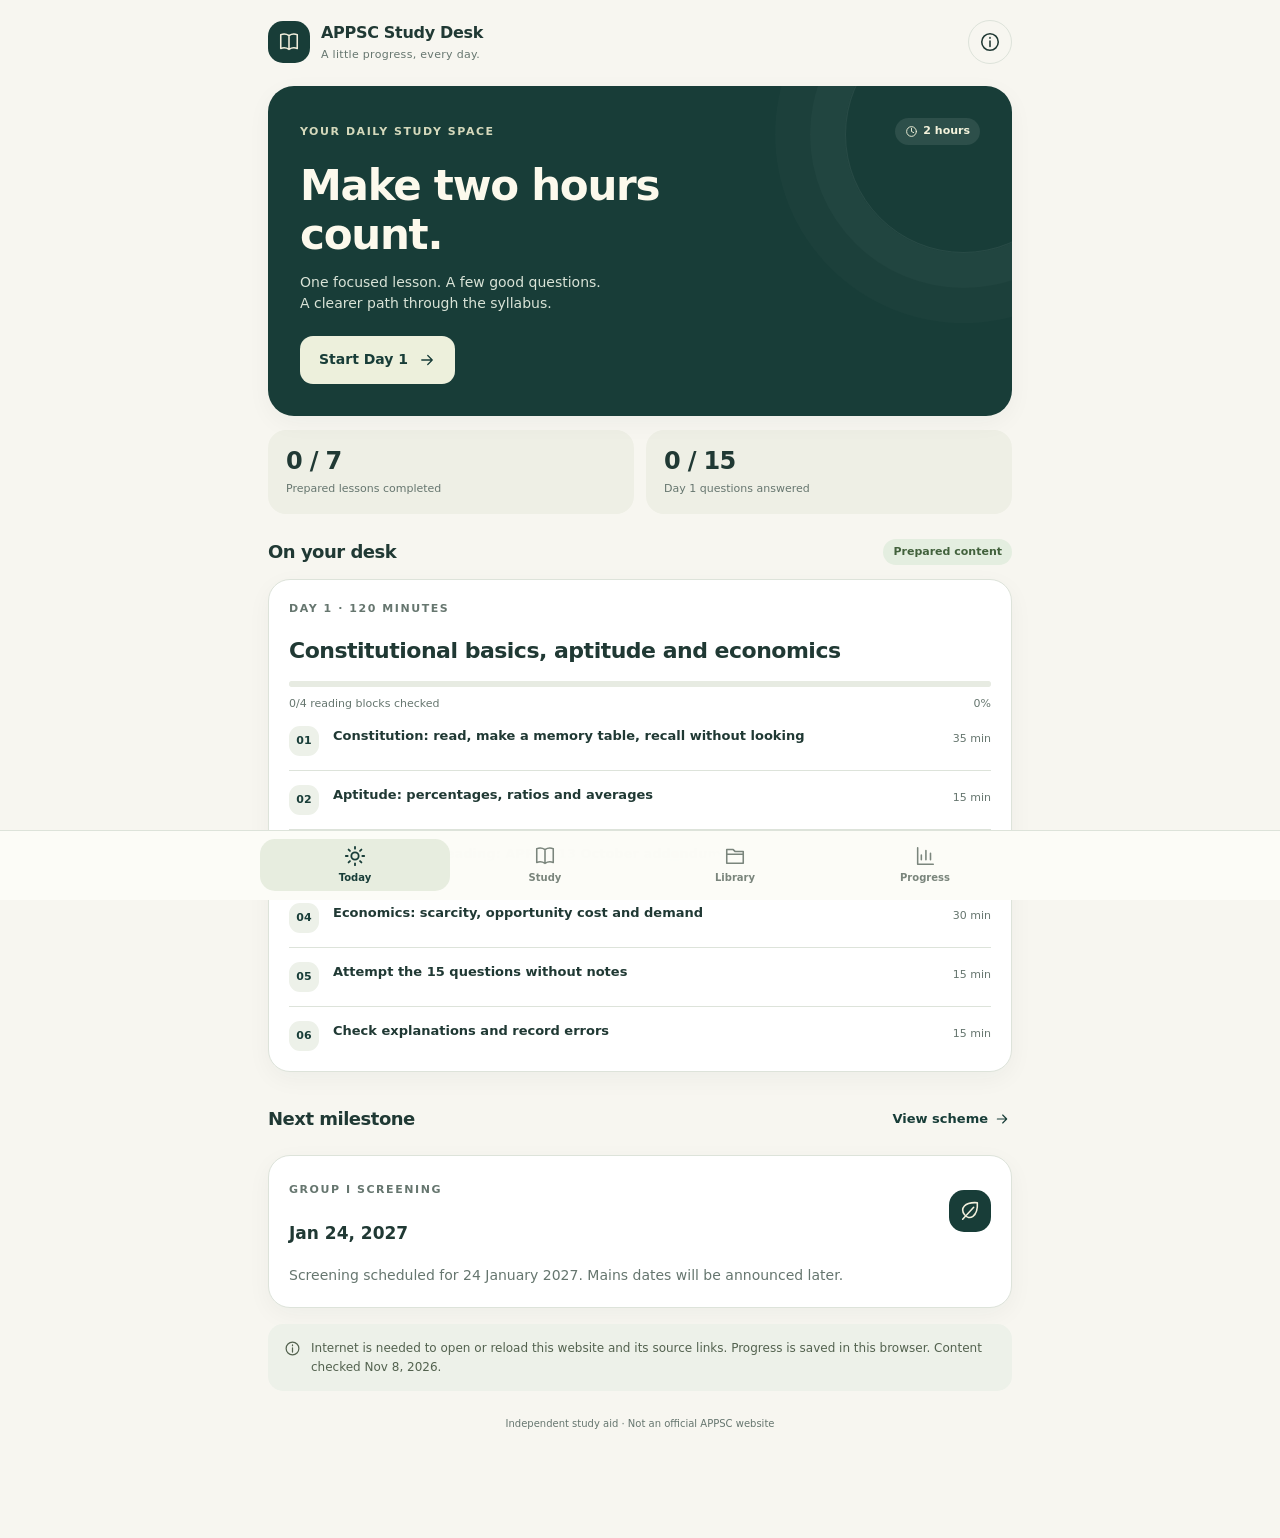
<file: index.html>
<!doctype html>
<html lang="en">
<head>
  <meta charset="utf-8">
  <meta name="viewport" content="width=device-width,initial-scale=1,viewport-fit=cover">
  <meta name="theme-color" content="#183d38">
  <meta name="color-scheme" content="light">
  <meta http-equiv="Content-Security-Policy" content="default-src 'self'; script-src 'self'; style-src 'self'; img-src 'self' data:; connect-src 'self'; object-src 'none'; base-uri 'self'">
  <meta name="description" content="Free APPSC preparation: two-hour study sessions, notes, practice questions, explanations and resources by day, subject and post.">
  <title>APPSC Study Desk — EkalavyaLearn</title>
  <link rel="stylesheet" href="styles.css">
  <script src="app.js" defer></script>
</head>
<body>
  <svg class="icon-defs" aria-hidden="true"><defs>
    <symbol id="i-book" viewBox="0 0 24 24"><path d="M12 5c-3-2-6-2-9-1v15c3-1 6-1 9 1 3-2 6-2 9-1V4c-3-1-6-1-9 1Zm0 0v15"/></symbol>
    <symbol id="i-sun" viewBox="0 0 24 24"><circle cx="12" cy="12" r="4"/><path d="M12 2v2m0 16v2M2 12h2m16 0h2M5 5l1.5 1.5m11 11L19 19M5 19l1.5-1.5m11-11L19 5"/></symbol>
    <symbol id="i-folder" viewBox="0 0 24 24"><path d="M3 7V5h7l2 2h9v13H3V7Zm0 3h18"/></symbol>
    <symbol id="i-chart" viewBox="0 0 24 24"><path d="M4 3v18h17M8 16v-5m5 5V6m5 10V9"/></symbol>
    <symbol id="i-arrow" viewBox="0 0 24 24"><path d="M5 12h14m-6-6 6 6-6 6"/></symbol>
    <symbol id="i-back" viewBox="0 0 24 24"><path d="M19 12H5m6 6-6-6 6-6"/></symbol>
    <symbol id="i-check" viewBox="0 0 24 24"><path d="m5 12 4 4L19 6"/></symbol>
    <symbol id="i-clock" viewBox="0 0 24 24"><circle cx="12" cy="12" r="9"/><path d="M12 6v6l4 2"/></symbol>
    <symbol id="i-info" viewBox="0 0 24 24"><circle cx="12" cy="12" r="9"/><path d="M12 11v6m0-10v1"/></symbol>
    <symbol id="i-close" viewBox="0 0 24 24"><path d="m6 6 12 12M6 18 18 6"/></symbol>
    <symbol id="i-search" viewBox="0 0 24 24"><circle cx="10" cy="10" r="6"/><path d="m15 15 6 6"/></symbol>
    <symbol id="i-star" viewBox="0 0 24 24"><path d="m12 3 2.8 5.7 6.2.9-4.5 4.4 1 6.2L12 17.3l-5.5 2.9 1-6.2L3 9.6l6.2-.9L12 3Z"/></symbol>
    <symbol id="i-external" viewBox="0 0 24 24"><path d="M14 3h7v7m-10 3L21 3M10 5H3v16h16v-7"/></symbol>
    <symbol id="i-refresh" viewBox="0 0 24 24"><path d="M20 7a9 9 0 1 0 1 8M20 2v6h-6"/></symbol>
    <symbol id="i-download" viewBox="0 0 24 24"><path d="M12 3v12m-5-5 5 5 5-5M4 16v5h16v-5"/></symbol>
    <symbol id="i-file" viewBox="0 0 24 24"><path d="M14 2H5v20h14V7l-5-5Zm0 0v6h5M8 12h8m-8 4h8"/></symbol>
    <symbol id="i-leaf" viewBox="0 0 24 24"><path d="M20 3C6 2 1 9 6 16s15 2 14-13ZM4 21 16 8"/></symbol>
  </defs></svg>
  <div id="app"><div class="boot"><div class="brand-mark"><svg class="icon"><use href="#i-book"/></svg></div><h1>APPSC Study Desk</h1><p>Opening your study space…</p></div></div>
  <div id="modal-root"></div>
  <div id="toast" class="toast" role="status" aria-live="polite"></div>
  <input type="file" id="import-file" accept="application/json,.json" hidden>
  <noscript>Enable JavaScript to read lessons, answer practice questions and save progress in this browser.</noscript>
</body>
</html>
</file>
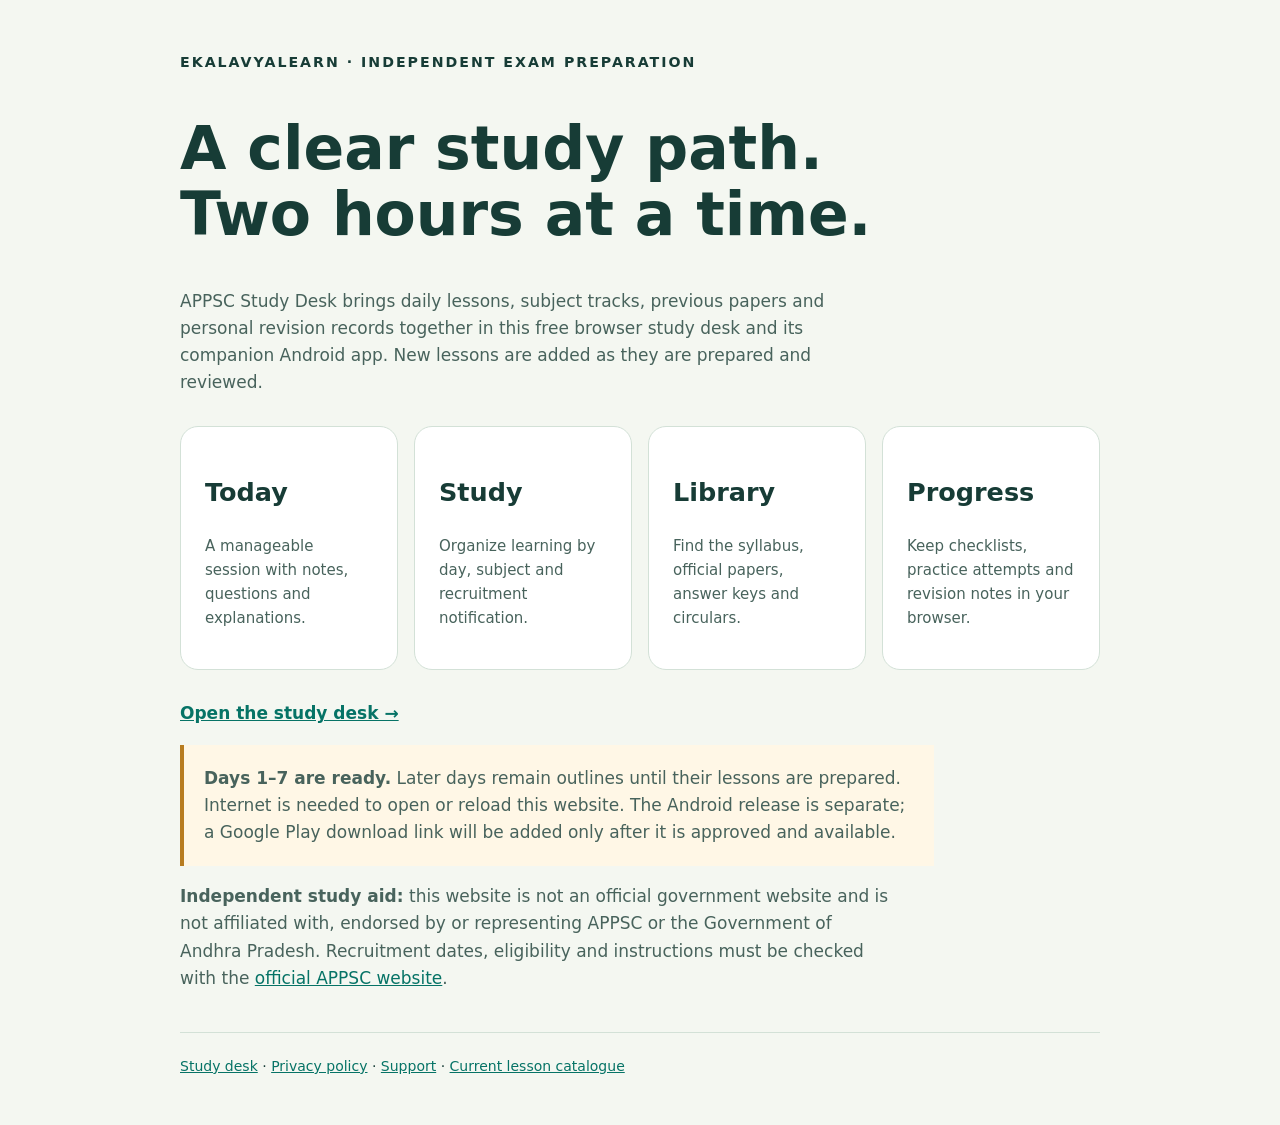
<file: about.html>
<!doctype html><html lang="en"><head><meta charset="utf-8"><meta name="viewport" content="width=device-width,initial-scale=1"><title>About — APPSC Study Desk</title><style>body{margin:0;background:#f4f7f1;color:#173c36;font:17px/1.6 system-ui,sans-serif}main{max-width:920px;margin:auto;padding:48px 24px}small{letter-spacing:2px;font-weight:700}h1{font-size:clamp(36px,6vw,60px);line-height:1.1;max-width:700px}p{max-width:710px;color:#48635c}a{color:#067366}.cards{display:grid;grid-template-columns:repeat(auto-fit,minmax(210px,1fr));gap:16px;margin:30px 0}.card{padding:24px;background:white;border:1px solid #d3e1d7;border-radius:18px}.card p{font-size:15px}.notice{padding:20px;border-left:4px solid #b77c20;background:#fff7e6}footer{border-top:1px solid #d3e1d7;margin-top:40px;padding-top:22px;font-size:14px}</style></head><body><main><small>EKALAVYALEARN · INDEPENDENT EXAM PREPARATION</small><h1>A clear study path.<br>Two hours at a time.</h1><p>APPSC Study Desk brings daily lessons, subject tracks, previous papers and personal revision records together in this free browser study desk and its companion Android app. New lessons are added as they are prepared and reviewed.</p><div class="cards"><section class="card"><h2>Today</h2><p>A manageable session with notes, questions and explanations.</p></section><section class="card"><h2>Study</h2><p>Organize learning by day, subject and recruitment notification.</p></section><section class="card"><h2>Library</h2><p>Find the syllabus, official papers, answer keys and circulars.</p></section><section class="card"><h2>Progress</h2><p>Keep checklists, practice attempts and revision notes in your browser.</p></section></div><p><a href="index.html"><strong>Open the study desk →</strong></a></p><p class="notice"><strong>Days 1–7 are ready.</strong> Later days remain outlines until their lessons are prepared. Internet is needed to open or reload this website. The Android release is separate; a Google Play download link will be added only after it is approved and available.</p><p><strong>Independent study aid:</strong> this website is not an official government website and is not affiliated with, endorsed by or representing APPSC or the Government of Andhra Pradesh. Recruitment dates, eligibility and instructions must be checked with the <a href="https://psc.ap.gov.in/">official APPSC website</a>.</p><footer><a href="index.html">Study desk</a> · <a href="privacy.html">Privacy policy</a> · <a href="mailto:nalamalan@gmail.com">Support</a> · <a href="content.json">Current lesson catalogue</a></footer></main></body></html>
</file>
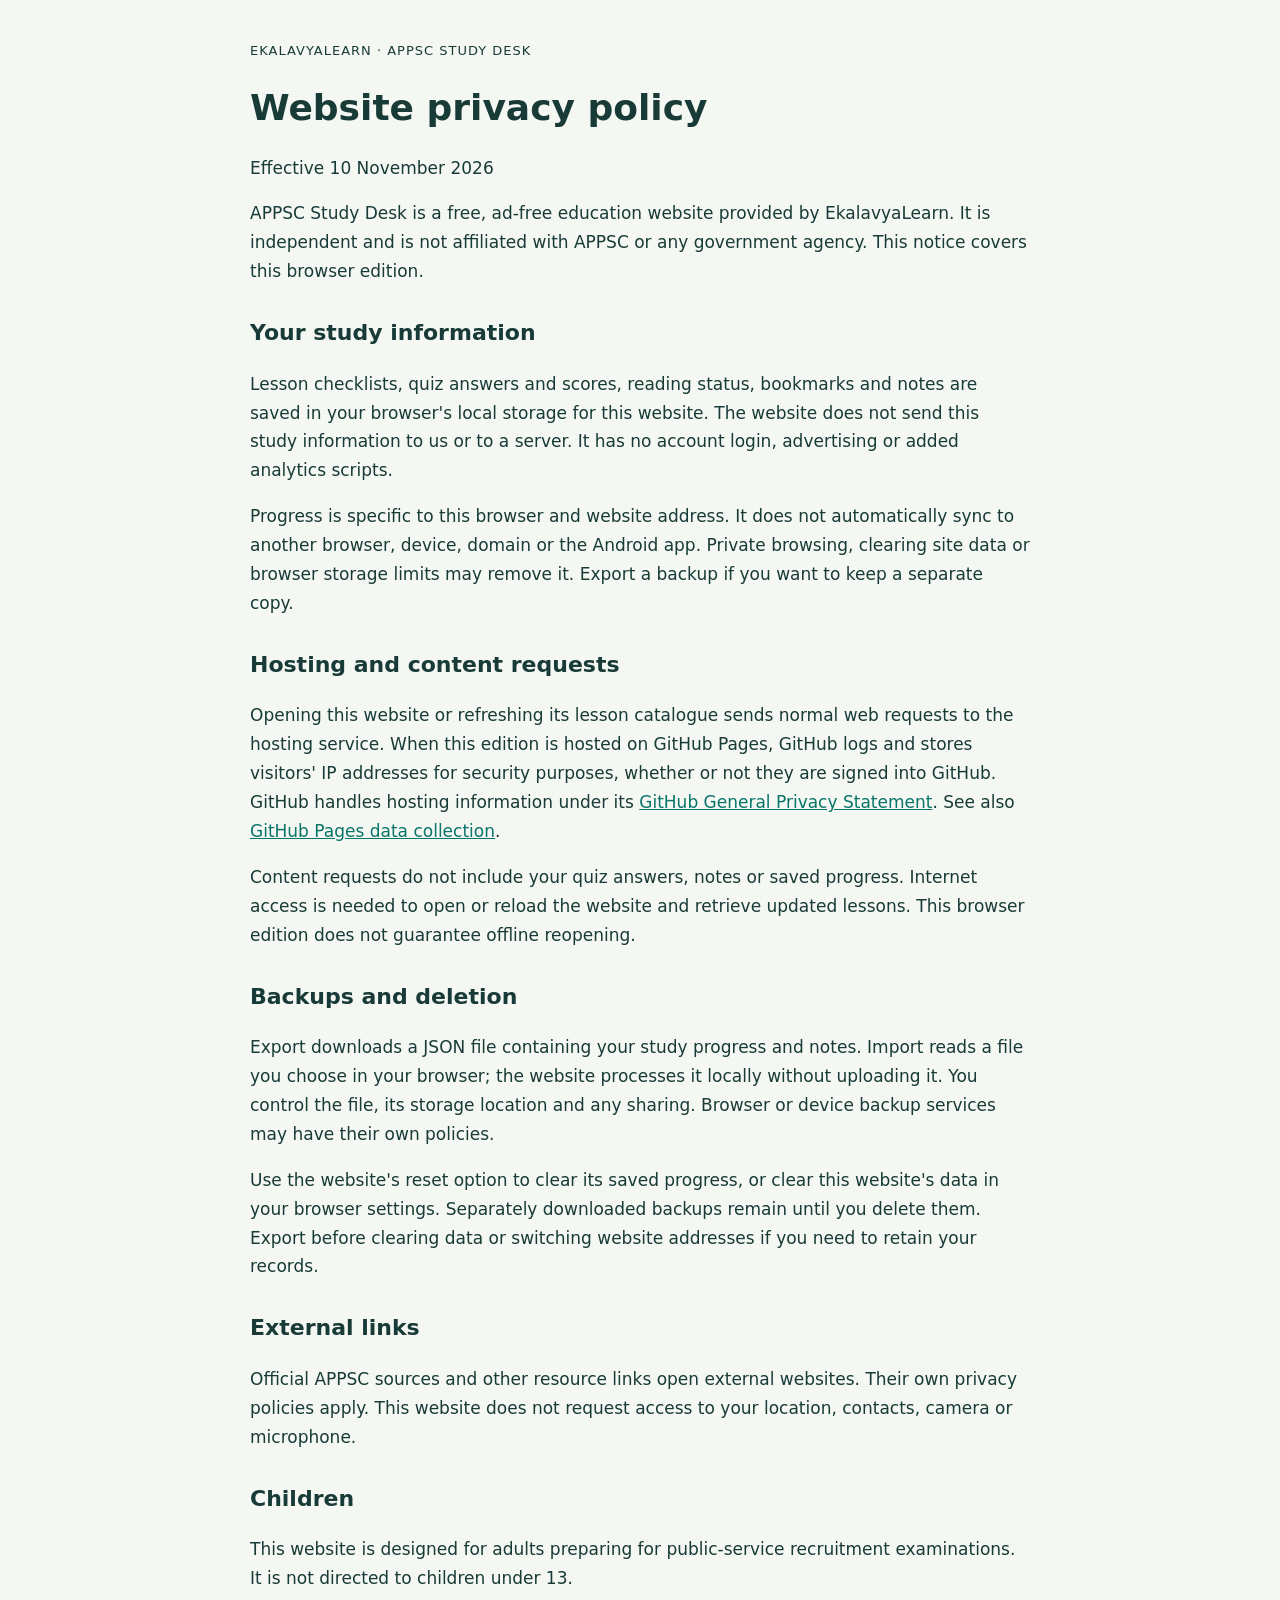
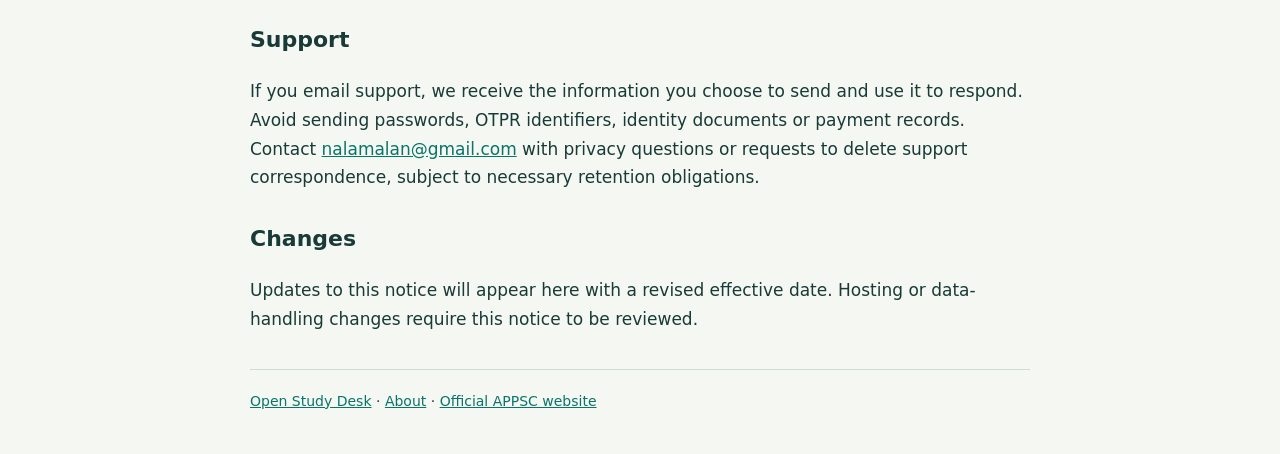
<file: privacy.html>
<!doctype html>
<html lang="en"><head><meta charset="utf-8"><meta name="viewport" content="width=device-width,initial-scale=1"><title>Website privacy — APPSC Study Desk</title><style>body{margin:0;background:#f5f7f3;color:#183b37;font:17px/1.7 system-ui,sans-serif}main{max-width:780px;margin:auto;padding:40px 24px}h1{font-size:36px;line-height:1.2}h2{margin-top:28px;font-size:22px}a{color:#087568}header{font-size:13px;letter-spacing:1px}footer{border-top:1px solid #cfddd7;margin-top:35px;padding-top:20px;font-size:14px}</style></head>
<body><main><header>EKALAVYALEARN · APPSC STUDY DESK</header><h1>Website privacy policy</h1><p>Effective 10 November 2026</p>
<p>APPSC Study Desk is a free, ad-free education website provided by EkalavyaLearn. It is independent and is not affiliated with APPSC or any government agency. This notice covers this browser edition.</p>
<h2>Your study information</h2><p>Lesson checklists, quiz answers and scores, reading status, bookmarks and notes are saved in your browser's local storage for this website. The website does not send this study information to us or to a server. It has no account login, advertising or added analytics scripts.</p>
<p>Progress is specific to this browser and website address. It does not automatically sync to another browser, device, domain or the Android app. Private browsing, clearing site data or browser storage limits may remove it. Export a backup if you want to keep a separate copy.</p>
<h2>Hosting and content requests</h2><p>Opening this website or refreshing its lesson catalogue sends normal web requests to the hosting service. When this edition is hosted on GitHub Pages, GitHub logs and stores visitors' IP addresses for security purposes, whether or not they are signed into GitHub. GitHub handles hosting information under its <a href="https://docs.github.com/en/site-policy/privacy-policies/github-general-privacy-statement">GitHub General Privacy Statement</a>. See also <a href="https://docs.github.com/en/pages/getting-started-with-github-pages/what-is-github-pages#data-collection">GitHub Pages data collection</a>.</p>
<p>Content requests do not include your quiz answers, notes or saved progress. Internet access is needed to open or reload the website and retrieve updated lessons. This browser edition does not guarantee offline reopening.</p>
<h2>Backups and deletion</h2><p>Export downloads a JSON file containing your study progress and notes. Import reads a file you choose in your browser; the website processes it locally without uploading it. You control the file, its storage location and any sharing. Browser or device backup services may have their own policies.</p><p>Use the website's reset option to clear its saved progress, or clear this website's data in your browser settings. Separately downloaded backups remain until you delete them. Export before clearing data or switching website addresses if you need to retain your records.</p>
<h2>External links</h2><p>Official APPSC sources and other resource links open external websites. Their own privacy policies apply. This website does not request access to your location, contacts, camera or microphone.</p>
<h2>Children</h2><p>This website is designed for adults preparing for public-service recruitment examinations. It is not directed to children under 13.</p>
<h2>Support</h2><p>If you email support, we receive the information you choose to send and use it to respond. Avoid sending passwords, OTPR identifiers, identity documents or payment records. Contact <a href="mailto:nalamalan@gmail.com">nalamalan@gmail.com</a> with privacy questions or requests to delete support correspondence, subject to necessary retention obligations.</p>
<h2>Changes</h2><p>Updates to this notice will appear here with a revised effective date. Hosting or data-handling changes require this notice to be reviewed.</p>
<footer><a href="index.html">Open Study Desk</a> · <a href="about.html">About</a> · <a href="https://psc.ap.gov.in/">Official APPSC website</a></footer></main></body></html>
</file>
<file: styles.css>
:root{--paper:#f7f6f0;--card:#fff;--ink:#203934;--muted:#66766f;--green:#183d38;--mint:#dbe9d9;--line:#dde3da;--accent:#e3aa72;--soft:#edf1e9;--red:#9b4235;--redbg:#faece6;--radius:22px;--shadow:0 7px 25px rgba(29,54,42,.045)}
*{box-sizing:border-box}body{margin:0;background:var(--paper);color:var(--ink);font:16px/1.55 system-ui,-apple-system,BlinkMacSystemFont,"Segoe UI",sans-serif;-webkit-font-smoothing:antialiased}button,input,select,textarea{font:inherit}button,a,input,select,textarea{-webkit-tap-highlight-color:transparent}button,a{touch-action:manipulation}button{cursor:pointer}button:disabled{cursor:default;opacity:.45}a{color:var(--green)}button:focus-visible,a:focus-visible,input:focus-visible,select:focus-visible,textarea:focus-visible,summary:focus-visible{outline:3px solid #b47d47;outline-offset:3px}button{color:inherit}h1,h2,h3,p{margin:0}h1{font-size:29px;line-height:1.18;letter-spacing:-1px}h2{font-size:22px;line-height:1.3;letter-spacing:-.5px}h3{font-size:17px;line-height:1.45}p+p{margin-top:14px}.muted{color:var(--muted)}.small{font-size:13px}.eyebrow{font-size:11px;letter-spacing:1.55px;text-transform:uppercase;font-weight:750}.icon{width:22px;height:22px;fill:none;stroke:currentColor;stroke-width:1.7;stroke-linecap:round;stroke-linejoin:round;flex-shrink:0}.icon-defs{position:absolute;width:0;height:0;overflow:hidden}.brand-mark{width:42px;height:42px;border-radius:15px;background:var(--green);color:#f1efdc;display:grid;place-items:center}.app-header{max-width:800px;margin:auto;display:flex;align-items:center;justify-content:space-between;padding:calc(20px + env(safe-area-inset-top)) 22px 18px}.brand{display:flex;gap:11px;align-items:center}.brand-name{font-size:16px;font-weight:750;letter-spacing:-.3px}.brand-note{color:var(--muted);font-size:11px;letter-spacing:.3px}.icon-btn{border:1px solid var(--line);background:transparent;border-radius:50%;width:44px;height:44px;display:inline-grid;place-items:center;flex-shrink:0}.main{max-width:800px;margin:0 auto;padding:4px 22px calc(106px + env(safe-area-inset-bottom));min-height:70vh}.page-intro{margin:7px 0 23px}.page-intro p{margin-top:9px;color:var(--muted);font-size:14px}.heading-row{display:flex;justify-content:space-between;align-items:center;gap:12px;margin:25px 0 14px}.heading-row h2{font-size:18px}.text-btn{background:none;border:0;padding:9px 2px;color:var(--green);font-size:13px;font-weight:700;display:inline-flex;align-items:center;gap:6px;min-height:44px}.text-btn .icon{width:16px;height:16px}.hero{position:relative;overflow:hidden;background:var(--green);border-radius:26px;padding:26px;color:#fcf9ec;box-shadow:var(--shadow)}.hero:after{content:"";position:absolute;right:-70px;top:-70px;width:235px;height:235px;border:1px solid #ffffff12;border-radius:50%;box-shadow:0 0 0 35px #ffffff06,0 0 0 70px #ffffff04;pointer-events:none}.hero>*{position:relative;z-index:1}.hero .eyebrow{color:#d5d9bc}.hero h1{margin-top:16px;max-width:310px;font-size:34px;letter-spacing:-1.25px}.hero .hero-text{margin:12px 0 21px;max-width:350px;font-size:14px;color:#d9e3d7}.hero-top{display:flex;justify-content:space-between;align-items:center;gap:10px}.pill{display:inline-flex;align-items:center;gap:5px;padding:5px 10px;border-radius:50px;background:var(--soft);color:var(--green);font-size:11px;font-weight:700;line-height:1.5}.pill.dark{background:#ffffff17;color:#f4f3dc}.pill.warm{background:#f5e5d0;color:#79502c}.pill.ready{background:#e4eee0;color:#42613c}.pill.warn{background:var(--redbg);color:var(--red)}.pill .icon{width:13px;height:13px}.btn{min-height:48px;padding:12px 18px;border-radius:13px;border:1px solid transparent;background:var(--green);color:white;font-size:14px;font-weight:700;display:inline-flex;align-items:center;justify-content:center;gap:10px;text-decoration:none}.btn.cream{background:#edf0dc;color:var(--green)}.btn.secondary{border-color:var(--line);color:var(--green);background:transparent}.btn.danger{background:var(--red)}.btn.full{width:100%}.btn .icon{width:18px;height:18px}.btn-row{display:flex;gap:10px;flex-wrap:wrap;margin-top:18px}.btn-row>.btn{flex:1}.card{background:var(--card);border:1px solid var(--line);border-radius:var(--radius);padding:20px;box-shadow:var(--shadow)}.card+.card{margin-top:12px}.card p{font-size:14px}.mini-stats{display:grid;grid-template-columns:1fr 1fr;gap:12px;margin:14px 0}.mini-stat{padding:17px 18px;background:#eeefe5;border-radius:18px}.mini-stat strong{font-size:24px;line-height:1.2;letter-spacing:-.7px;display:block}.mini-stat span{font-size:11px;color:var(--muted);display:block;margin-top:4px}.timeline{display:grid;gap:0}.timeline-item{display:grid;grid-template-columns:34px 1fr auto;align-items:start;gap:10px;padding:14px 0;border-bottom:1px solid var(--line)}.timeline-item:last-child{border:0;padding-bottom:0}.step-number{font-size:11px;font-weight:700;display:grid;place-items:center;background:var(--soft);border-radius:11px;width:30px;height:30px;color:var(--green)}.step-number.done{background:var(--green);color:white}.step-number .icon{width:16px;height:16px}.timeline-title{font-size:13px;font-weight:600}.time-label{font-size:11px;white-space:nowrap;color:var(--muted);padding-top:4px}.notice{display:flex;align-items:flex-start;gap:10px;background:var(--soft);padding:15px 16px;border-radius:15px;font-size:12px;color:#53624f;margin-top:16px}.notice .icon{width:17px;height:17px;margin-top:1px}.notice.warm{background:#f3eadb;color:#745b3f}.notice p{font-size:12px}.bottom-nav{position:fixed;bottom:0;left:0;right:0;background:#fcfcf7f5;backdrop-filter:blur(16px);border-top:1px solid var(--line);padding:8px 12px calc(9px + env(safe-area-inset-bottom));display:flex;justify-content:center;z-index:20}.nav-item{width:25%;max-width:190px;border:0;background:transparent;display:flex;flex-direction:column;align-items:center;gap:3px;padding:6px;color:#7a857c;font-size:10px;font-weight:650;border-radius:15px;min-height:52px}.nav-item.active{color:var(--green);background:#e7eddf}.nav-item.active .icon{stroke-width:2}.section-stack{display:grid;gap:12px}.chips{display:flex;gap:7px;overflow-x:auto;padding:3px 0 10px;scrollbar-width:none}.chips::-webkit-scrollbar{display:none}.chip{min-height:39px;flex-shrink:0;border-radius:50px;border:1px solid var(--line);background:transparent;padding:8px 15px;font-size:12px;font-weight:650}.chip.active{background:var(--green);border-color:var(--green);color:#fff}.lesson-card{width:100%;text-align:left;display:block;color:inherit}.lesson-card .eyebrow{color:var(--muted);margin:10px 0 8px}.lesson-card h3{font-size:20px;letter-spacing:-.4px;margin:4px 0 11px}.meta-line{display:flex;gap:10px;align-items:center;flex-wrap:wrap;font-size:11px;color:var(--muted)}.meta-line .icon{width:13px;height:13px}.progress-track{height:6px;background:#e7ebe2;border-radius:8px;overflow:hidden;margin:15px 0 8px}.progress-fill{height:100%;background:#6c9273;border-radius:inherit;transition:width .25s}.progress-caption{display:flex;justify-content:space-between;color:var(--muted);font-size:11px;gap:10px}.outline-row{border-top:1px solid var(--line);padding:15px 0}.outline-row summary{display:flex;align-items:center;gap:11px;cursor:pointer;list-style:none}.outline-row summary::-webkit-details-marker{display:none}.outline-row summary>div{flex:1}.outline-row h3{font-size:14px}.outline-row p{font-size:13px;color:var(--muted);padding-top:12px}.outline-row .week{width:27px;font-size:12px;font-weight:750}.outline-row .pill{font-size:9px}.subject-grid{display:grid;grid-template-columns:1fr 1fr;gap:12px}.subject-card{padding:16px;border:1px solid var(--line);background:white;border-radius:18px;text-align:left;min-height:140px;display:flex;flex-direction:column;justify-content:space-between}.subject-card .subject-icon{display:grid;place-items:center;width:34px;height:34px;border-radius:12px;background:var(--soft);margin-bottom:12px}.subject-card h3{font-size:13px}.subject-card p{font-size:10px;color:var(--muted);margin-top:8px}.post-head{display:flex;align-items:center;justify-content:space-between;gap:10px}.post-code{font-size:11px;color:var(--muted)}.back-row{margin:0 0 12px;display:flex;align-items:center;justify-content:space-between;gap:10px}.back-button{display:inline-flex;align-items:center;gap:8px;border:0;background:none;padding:10px 0;font-size:13px;color:var(--muted);min-height:44px}.lesson-heading h1{font-size:27px;margin:14px 0 12px}.lesson-heading>p{font-size:14px;color:var(--muted)}.lesson-tabs{margin-top:21px;position:sticky;top:0;background:var(--paper);padding-top:10px;z-index:5}.reading-card{padding:0;overflow:hidden}.reading-card summary{padding:19px;cursor:pointer;list-style:none;display:flex;align-items:center;gap:12px}.reading-card summary::-webkit-details-marker{display:none}.reading-card summary .reading-title{flex:1}.reading-card summary h3{font-size:16px}.reading-card summary .small{font-size:11px;color:var(--muted)}.reading-body{padding:0 20px 20px}.reading-body p{font-size:15px;line-height:1.75}.reading-body p:last-of-type{background:#f3f5ee;border-left:3px solid #b9c9a5;padding:13px 15px;border-radius:0 10px 10px 0;font-size:13px;margin-bottom:15px}.source-list{display:grid;gap:6px;margin:15px 0}.source-link{font-size:12px;display:flex;align-items:center;gap:8px;min-height:39px;overflow-wrap:anywhere}.source-link .icon{width:14px;height:14px}.done-btn{display:flex;align-items:center;justify-content:center;gap:8px;border:1px solid var(--line);background:#f6f7f1;border-radius:11px;min-height:46px;font-size:13px;font-weight:650;width:100%}.done-btn.checked{background:#e4edde;color:#3c603e;border-color:#ccd9c1}.done-btn .icon{width:18px;height:18px}.question-top{display:flex;align-items:center;justify-content:space-between;margin:7px 0 18px}.question-top strong{font-size:13px}.question-title{font-size:20px;font-weight:650;line-height:1.55;letter-spacing:-.3px;margin-bottom:20px}.option{position:relative;display:flex;gap:12px;align-items:center;padding:14px;text-align:left;width:100%;border:1px solid var(--line);border-radius:13px;background:white;min-height:58px;margin:9px 0;font-size:14px;line-height:1.5}.option-letter{border:1px solid #d9e0d5;border-radius:9px;min-width:29px;height:29px;display:grid;place-items:center;font-size:12px;color:var(--muted)}.option.selected{border-color:#507760;background:#eff4eb}.option.selected .option-letter{background:var(--green);color:white;border-color:var(--green)}.option.correct{border-color:#7ba175;background:#eaf2e4}.option.wrong{border-color:#c88876;background:#faeee8}.option:disabled{opacity:1}.option.correct .option-letter{background:#4e7b4c;color:white;border-color:#4e7b4c}.option.wrong .option-letter{background:#a45944;color:white;border-color:#a45944}.answer-note{padding:16px;background:#eef3e8;border-radius:13px;margin-top:17px;font-size:14px}.answer-note strong{display:block;margin-bottom:6px}.question-dots{display:flex;gap:6px;flex-wrap:wrap;margin:20px 0 5px}.question-dot{width:33px;height:33px;border:1px solid var(--line);background:white;border-radius:10px;font-size:11px}.question-dot.answered{background:#e1ebda}.question-dot.current{border:2px solid var(--green);font-weight:750}.question-dot.incorrect{background:#f6dfd5}.question-dot.right{background:#d9e9ce}.score-hero{text-align:center;padding:25px 20px;background:#edf2e5;border-radius:20px;margin-bottom:18px}.score-number{font-size:49px;letter-spacing:-2px;line-height:1.25;font-weight:700}.score-number small{font-size:17px;letter-spacing:0;font-weight:500;color:var(--muted)}.score-stats{display:flex;justify-content:center;gap:24px;margin-top:13px;font-size:12px}.score-stats strong{display:block;font-size:19px}.search-box{display:flex;align-items:center;gap:10px;background:white;border:1px solid var(--line);border-radius:14px;padding:2px 14px;margin-bottom:12px}.search-box input{min-width:0;width:100%;border:0;outline:0;background:none;padding:13px 0;color:var(--ink);font-size:14px}.search-box .icon{color:var(--muted);width:19px}.filters{display:grid;grid-template-columns:1fr 1fr;gap:10px;margin-bottom:12px}.filter-label{font-size:10px;color:var(--muted);display:block}.filters select{min-width:0;width:100%;padding:10px 28px 10px 10px;border:1px solid var(--line);border-radius:11px;background:white;color:var(--ink);font-size:12px;min-height:44px}.library-meta{display:flex;justify-content:space-between;align-items:center;margin:3px 0 13px;gap:8px;font-size:12px;color:var(--muted)}.resource-card{padding:17px 18px;position:relative}.resource-top{display:flex;justify-content:space-between;gap:10px;align-items:start}.resource-open{border:0;background:none;text-align:left;padding:0;flex:1;min-width:0}.resource-open h3{font-size:15px;margin:9px 0;line-height:1.5}.bookmark{width:38px;height:38px;border:0;background:transparent;color:#849080;display:grid;place-items:center;flex-shrink:0}.bookmark.on{color:#ad7a3b}.bookmark.on .icon{fill:#f1dfb4}.resource-tags{display:flex;align-items:center;gap:6px;flex-wrap:wrap}.resource-foot{font-size:10px;color:var(--muted);margin-top:12px;display:flex;justify-content:space-between;gap:10px}.resource-warning{font-size:11px;color:#885a37;margin-top:8px}.empty{padding:35px 20px;text-align:center;background:#eff1e8;border-radius:18px;color:var(--muted)}.empty .icon{width:30px;height:30px;margin-bottom:9px}.empty h3{color:var(--ink);margin:6px 0}.empty p{font-size:13px}.metric-grid{display:grid;grid-template-columns:repeat(3,1fr);gap:10px;margin:15px 0}.metric{background:white;border:1px solid var(--line);border-radius:16px;padding:17px 10px;text-align:center}.metric strong{display:block;font-size:25px;letter-spacing:-.6px}.metric span{font-size:10px;color:var(--muted)}.field-label{font-size:12px;font-weight:650;display:block;margin:15px 0 7px}textarea{width:100%;min-height:120px;border:1px solid var(--line);border-radius:12px;background:#fbfcf8;padding:13px;color:var(--ink);resize:vertical;font-size:14px}.notes-hint{font-size:11px;color:var(--muted);margin-top:6px}.history-row{padding:11px 0;border-bottom:1px solid var(--line);font-size:12px;display:flex;justify-content:space-between;gap:10px}.history-row:last-child{border:0}.progress-list{display:flex;justify-content:space-between;align-items:center;gap:12px;margin:15px 0;font-size:13px}.modal-backdrop{position:fixed;inset:0;background:#122d2888;backdrop-filter:blur(4px);z-index:50;display:flex;align-items:end;justify-content:center;padding-top:40px}.modal{width:100%;max-width:680px;max-height:calc(100dvh - 40px);background:var(--paper);border-radius:25px 25px 0 0;overflow:auto;padding:24px 24px calc(28px + env(safe-area-inset-bottom));box-shadow:0 -15px 70px #071a2420}.modal-head{display:flex;align-items:start;gap:16px;justify-content:space-between;margin-bottom:20px}.modal h2{font-size:23px}.modal p,.modal li{font-size:14px;line-height:1.65}.modal ul{padding-left:20px}.modal .meta-line{margin:13px 0}.modal-section{padding:19px 0;border-top:1px solid var(--line)}.modal-section h3{margin-bottom:10px}.modal .source-link{font-size:13px}.modal-close{width:36px;height:36px;min-width:36px}.modal-backdrop.centered{align-items:center;padding:22px}.centered .modal{border-radius:24px;max-width:430px;padding:25px}.toast{position:fixed;bottom:calc(91px + env(safe-area-inset-bottom));left:50%;transform:translate(-50%,14px);width:max-content;max-width:calc(100vw - 40px);background:#183d38;color:white;box-shadow:0 4px 20px #0002;padding:12px 18px;border-radius:12px;font-size:13px;opacity:0;pointer-events:none;transition:.2s;z-index:70;text-align:center}.toast.visible{opacity:1;transform:translate(-50%,0)}.boot{padding:20vh 22px;text-align:center}.boot .brand-mark{margin:0 auto 22px}.boot p{margin-top:12px;color:var(--muted)}.footer-note{margin-top:25px;color:var(--muted);font-size:10px;text-align:center}.status-line{display:flex;align-items:center;gap:7px;font-size:11px;color:var(--muted);margin:15px 0}.status-dot{width:6px;height:6px;border-radius:50%;background:#709c68}.danger-link{color:var(--red)}.divider{height:1px;background:var(--line);margin:20px 0}.row{display:flex;gap:10px;align-items:center;justify-content:space-between}.section-space{margin-top:20px}.noshrink{flex-shrink:0}.sr-only{position:absolute;width:1px;height:1px;overflow:hidden;clip:rect(0,0,0,0)}
progress.progress-track{display:block;width:100%;appearance:none;-webkit-appearance:none;border:0;color:#6c9273}progress.progress-track::-webkit-progress-bar{background:#e7ebe2;border-radius:8px}progress.progress-track::-webkit-progress-value{background:#6c9273;border-radius:8px}progress.progress-track::-moz-progress-bar{background:#6c9273;border-radius:8px}
@media(min-width:650px){.main{padding-left:28px;padding-right:28px}.app-header{padding-left:28px;padding-right:28px}.hero{padding:32px}.hero h1{font-size:42px;max-width:400px}.subject-grid{grid-template-columns:repeat(3,1fr)}.modal-backdrop{align-items:center;padding:30px}.modal{border-radius:25px;max-height:90dvh}.filters{grid-template-columns:repeat(4,1fr)}.section-stack.resource-stack{display:grid;grid-template-columns:1fr 1fr}.resource-stack .card+.card{margin:0}}
@media(prefers-reduced-motion:reduce){*{scroll-behavior:auto!important;transition:none!important}}
</file>
